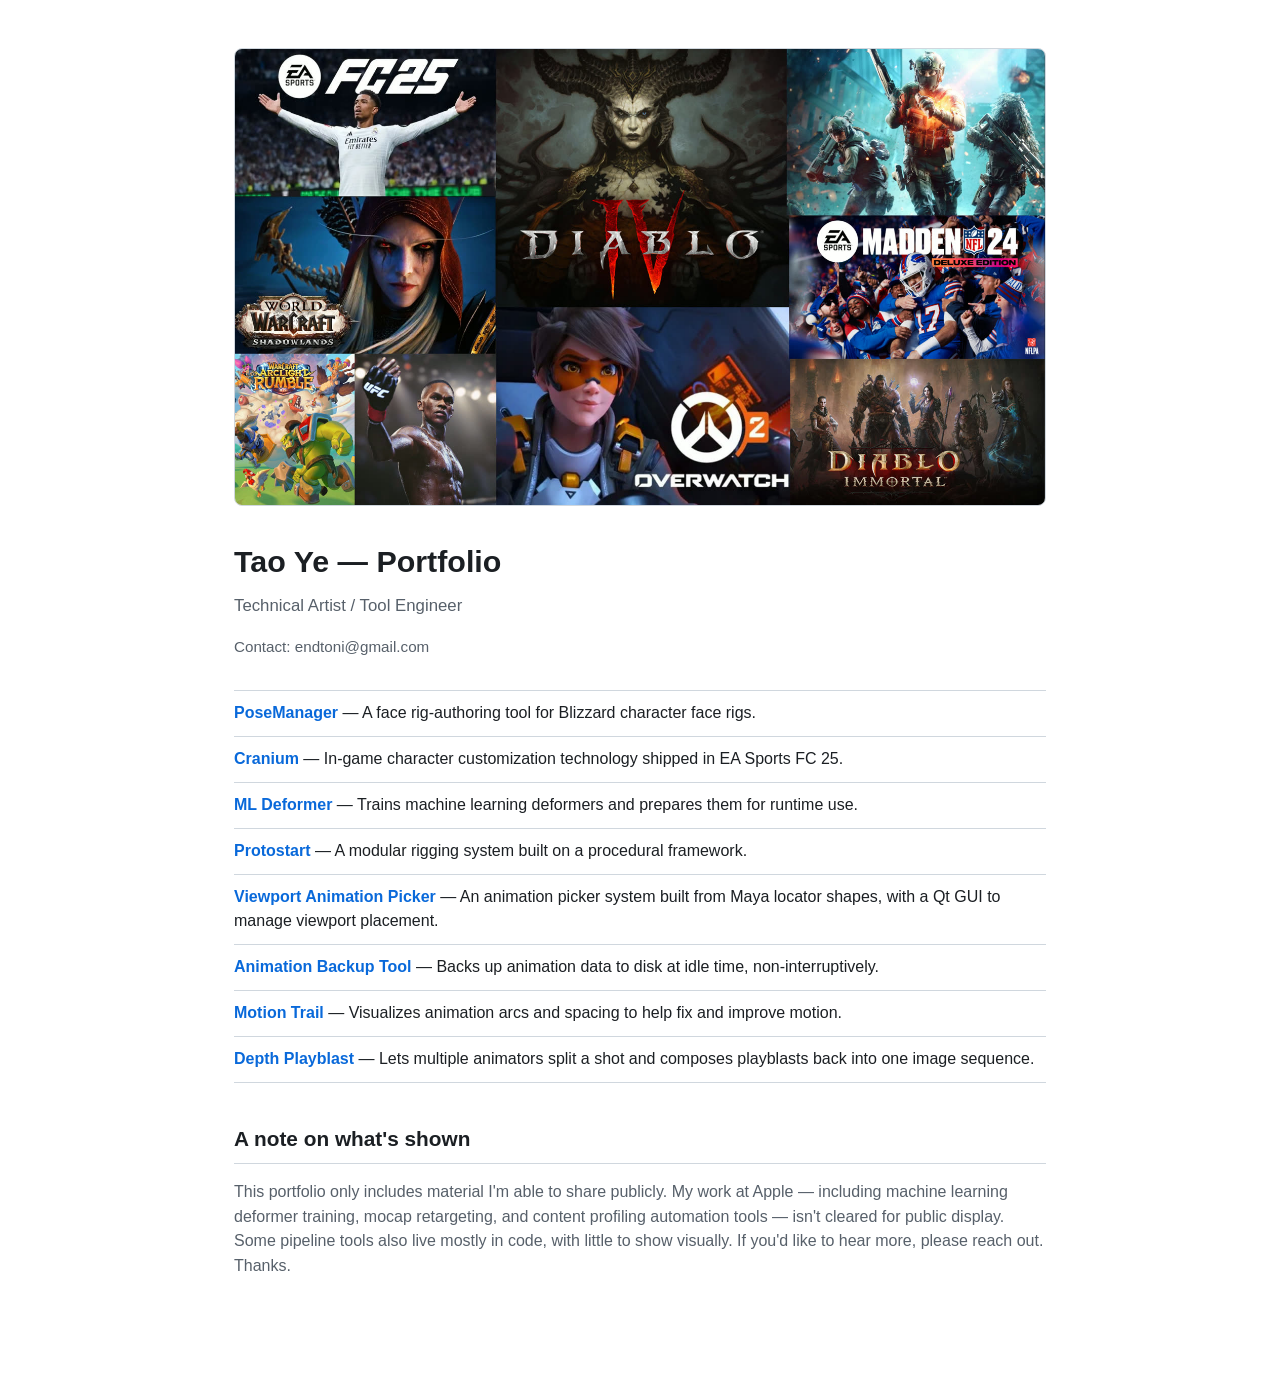
<file: index.html>
<!doctype html>
<html lang="en">
<head>
<meta charset="utf-8" />
<meta name="viewport" content="width=device-width, initial-scale=1" />
<title>Tao Ye — Portfolio</title>
<link rel="stylesheet" href="style.css" />
</head>
<body>
<div class="wrap">

  <img class="header-image" src="media/header.jpg" alt="Shipped titles: EA Sports FC 25, Diablo IV, Call of Duty, World of Warcraft, Madden NFL 24, Warcraft Arclight Rumble, UFC, Overwatch 2, Diablo Immortal" />

  <h1>Tao Ye — Portfolio</h1>
  <p class="titles">Technical Artist / Tool Engineer</p>
  <p class="contact">Contact: endtoni@gmail.com</p>

  <ul class="tool-list">
    <li><a href="PoseManager/">PoseManager</a> — A face rig-authoring tool for Blizzard character face rigs.</li>
    <li><a href="Cranium/">Cranium</a> — In-game character customization technology shipped in EA Sports FC 25.</li>
    <li><a href="MLDeformer/">ML Deformer</a> — Trains machine learning deformers and prepares them for runtime use.</li>
    <li><a href="Protostart/">Protostart</a> — A modular rigging system built on a procedural framework.</li>
    <li><a href="ViewportPicker/">Viewport Animation Picker</a> — An animation picker system built from Maya locator shapes, with a Qt GUI to manage viewport placement.</li>
    <li><a href="AnimationBackup/">Animation Backup Tool</a> — Backs up animation data to disk at idle time, non-interruptively.</li>
    <li><a href="MotionTrail/">Motion Trail</a> — Visualizes animation arcs and spacing to help fix and improve motion.</li>
    <li><a href="DepthPlayblast/">Depth Playblast</a> — Lets multiple animators split a shot and composes playblasts back into one image sequence.</li>
  </ul>

  <h2>A note on what's shown</h2>
  <p class="muted">This portfolio only includes material I'm able to share publicly. My work
  at Apple — including machine learning deformer training, mocap retargeting, and content
  profiling automation tools — isn't cleared for public display. Some pipeline tools also live
  mostly in code, with little to show visually. If you'd like to hear more, please reach out.
  Thanks.</p>
</div>
</body>
</html>
</file>
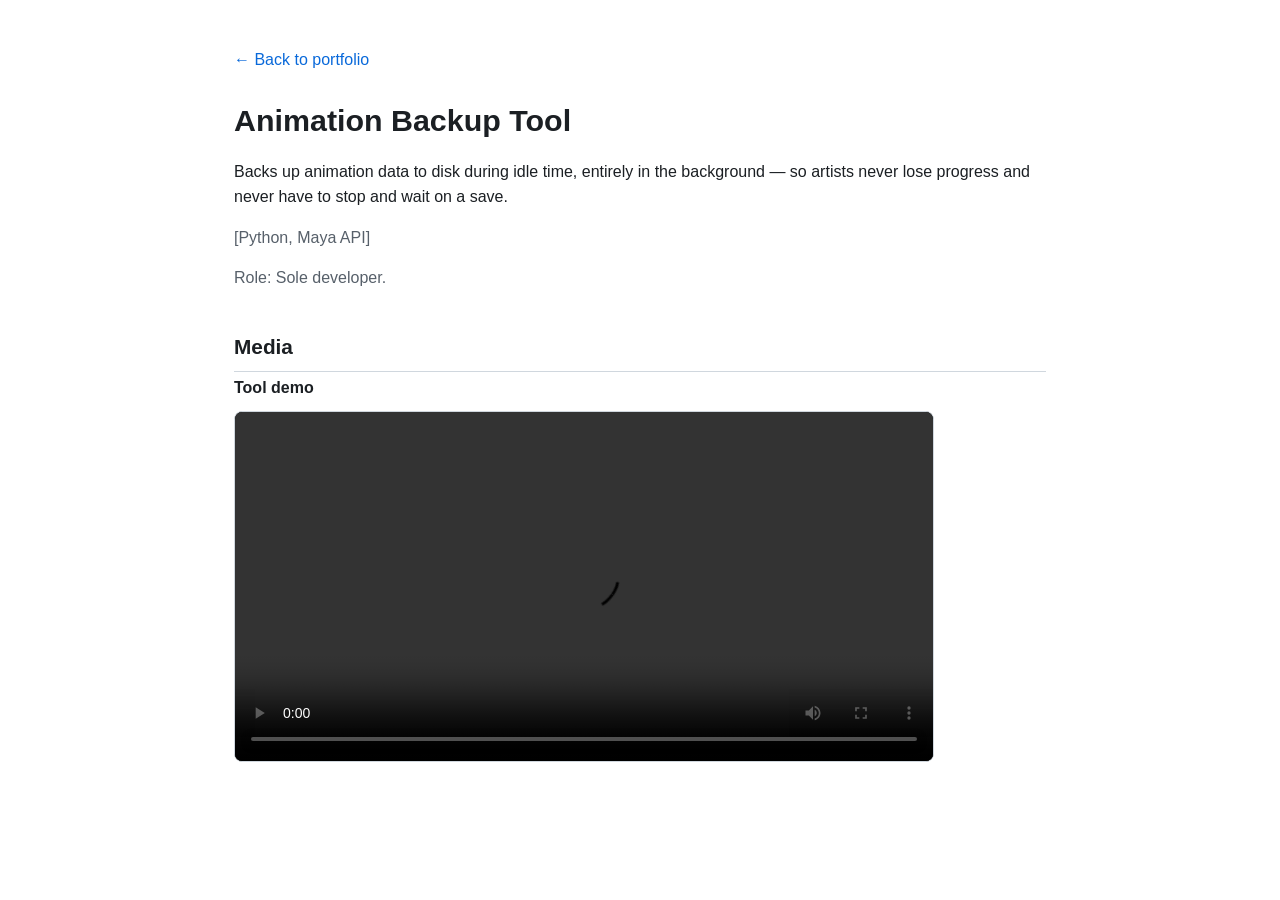
<file: AnimationBackup/index.html>
<!doctype html>
<html lang="en">
<head>
<meta charset="utf-8" />
<meta name="viewport" content="width=device-width, initial-scale=1" />
<title>Animation Backup Tool — Tao Ye</title>
<link rel="stylesheet" href="../style.css" />
</head>
<body>
<div class="wrap">

  <a class="back-link" href="../">&larr; Back to portfolio</a>

  <h1>Animation Backup Tool</h1>
  <p>Backs up animation data to disk during idle time, entirely in the background — so
  artists never lose progress and never have to stop and wait on a save.</p>
  <p class="muted">[Python, Maya API]</p>
  <p class="muted">Role: Sole developer.</p>

  <h2>Media</h2>

  <p class="caption">Tool demo</p>
  <video src="media/AnimationBackup.mp4" controls preload="metadata"></video>

</div>
</body>
</html>
</file>
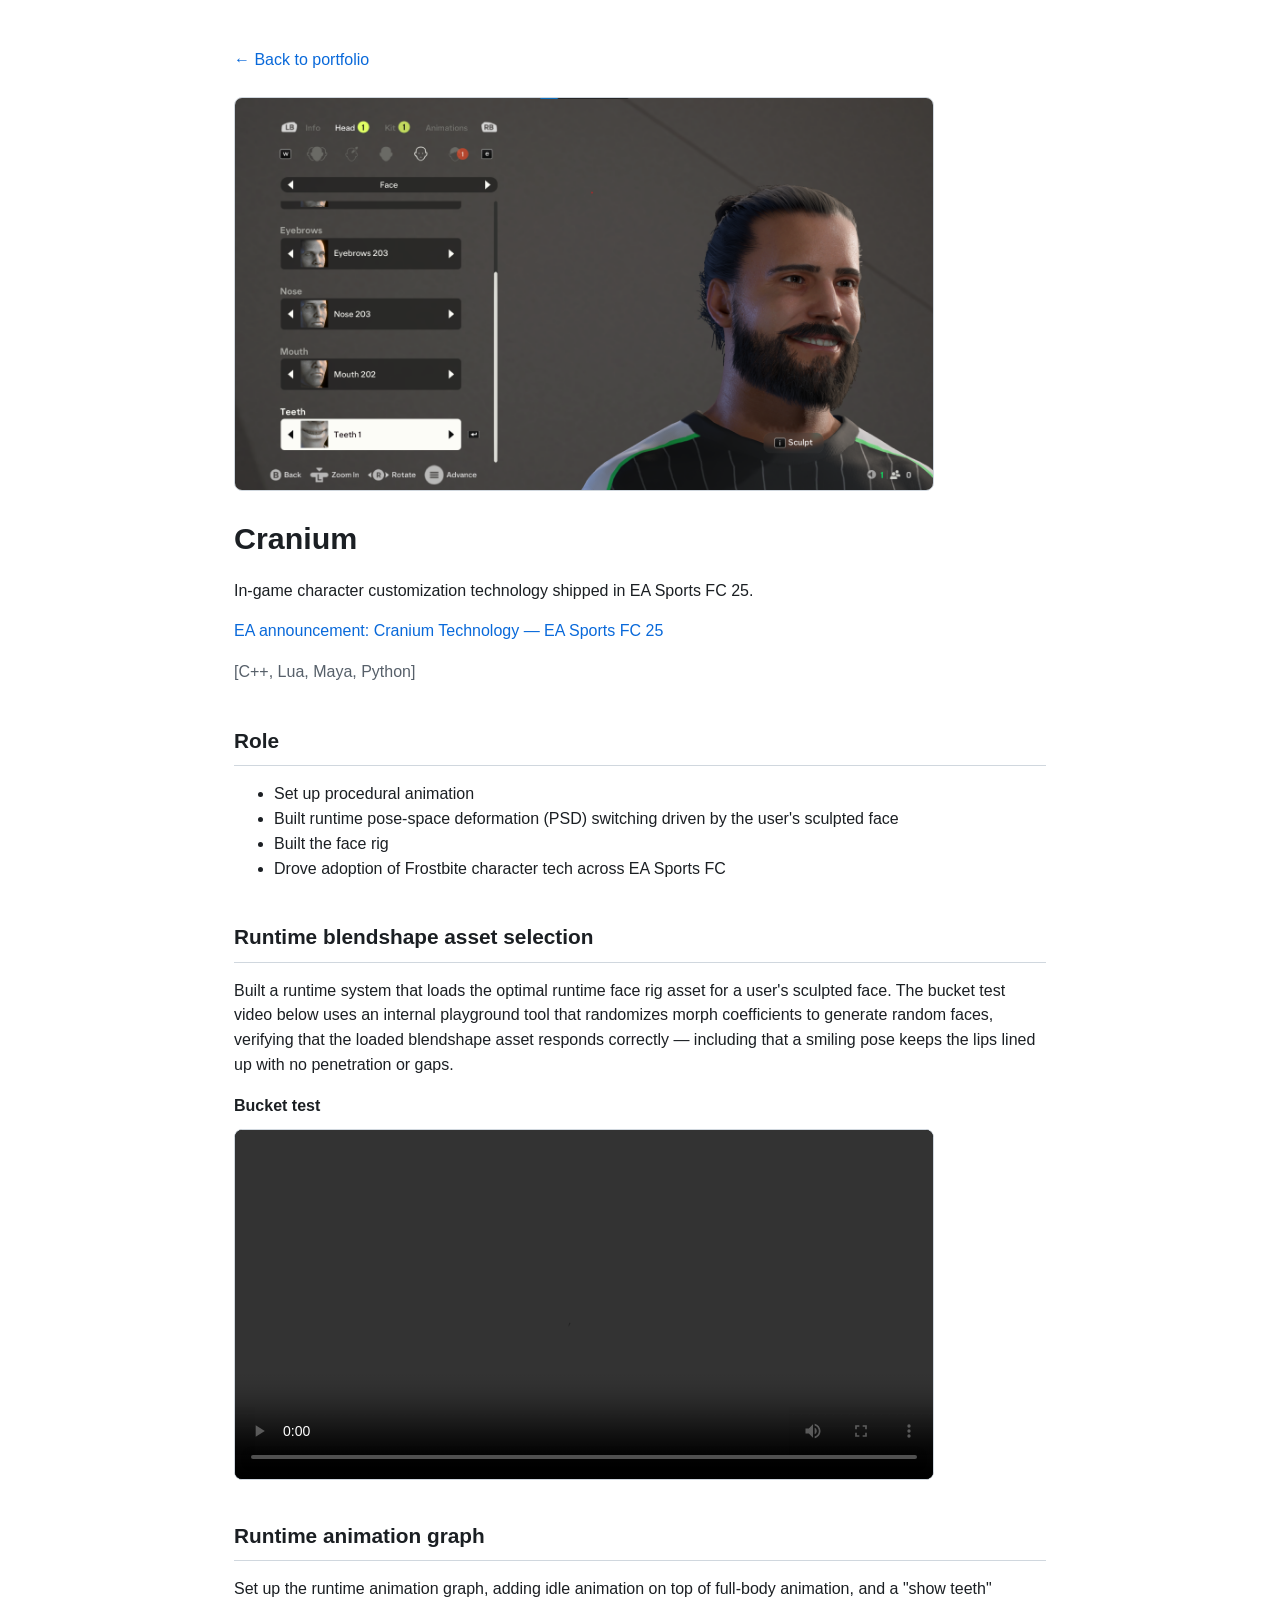
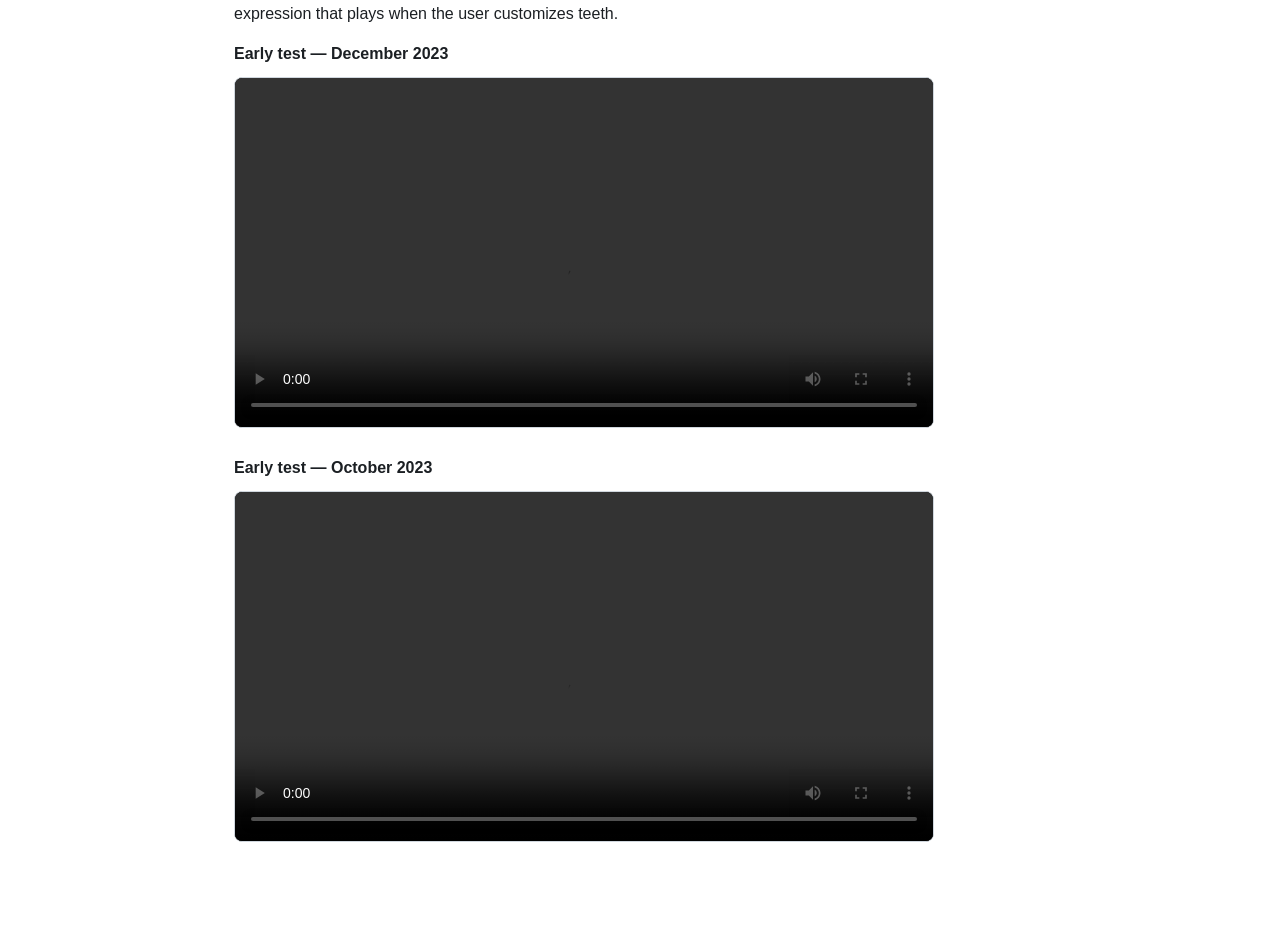
<file: Cranium/index.html>
<!doctype html>
<html lang="en">
<head>
<meta charset="utf-8" />
<meta name="viewport" content="width=device-width, initial-scale=1" />
<title>Cranium — Tao Ye</title>
<link rel="stylesheet" href="../style.css" />
</head>
<body>
<div class="wrap">

  <a class="back-link" href="../">&larr; Back to portfolio</a>

  <img class="hero" src="media/customization_ui.png" alt="EA Sports FC 25 face customization UI built on Cranium" />

  <h1>Cranium</h1>
  <p>In-game character customization technology shipped in EA Sports FC 25.</p>
  <p><a href="https://www.ea.com/amp/news/cranium-technology-ea-sports-fc-25">EA announcement: Cranium Technology — EA Sports FC 25</a></p>
  <p class="muted">[C++, Lua, Maya, Python]</p>

  <h2>Role</h2>
  <ul>
    <li>Set up procedural animation</li>
    <li>Built runtime pose-space deformation (PSD) switching driven by the user's sculpted face</li>
    <li>Built the face rig</li>
    <li>Drove adoption of Frostbite character tech across EA Sports FC</li>
  </ul>

  <h2>Runtime blendshape asset selection</h2>
  <p>Built a runtime system that loads the optimal runtime face rig asset for a user's sculpted
  face. The bucket test video below uses an internal playground tool that randomizes morph
  coefficients to generate random faces, verifying that the loaded blendshape asset responds
  correctly — including that a smiling pose keeps the lips lined up with no penetration or
  gaps.</p>

  <p class="caption">Bucket test</p>
  <video src="media/bucket_test.mp4" controls preload="metadata"></video>

  <h2>Runtime animation graph</h2>
  <p>Set up the runtime animation graph, adding idle animation on top of full-body animation,
  and a "show teeth" expression that plays when the user customizes teeth.</p>

  <p class="caption">Early test — December 2023</p>
  <video src="media/early_test_2023_Dec.mp4" controls preload="metadata"></video>

  <p class="caption">Early test — October 2023</p>
  <video src="media/early_test_2023_Oct.mp4" controls preload="metadata"></video>

</div>
</body>
</html>
</file>
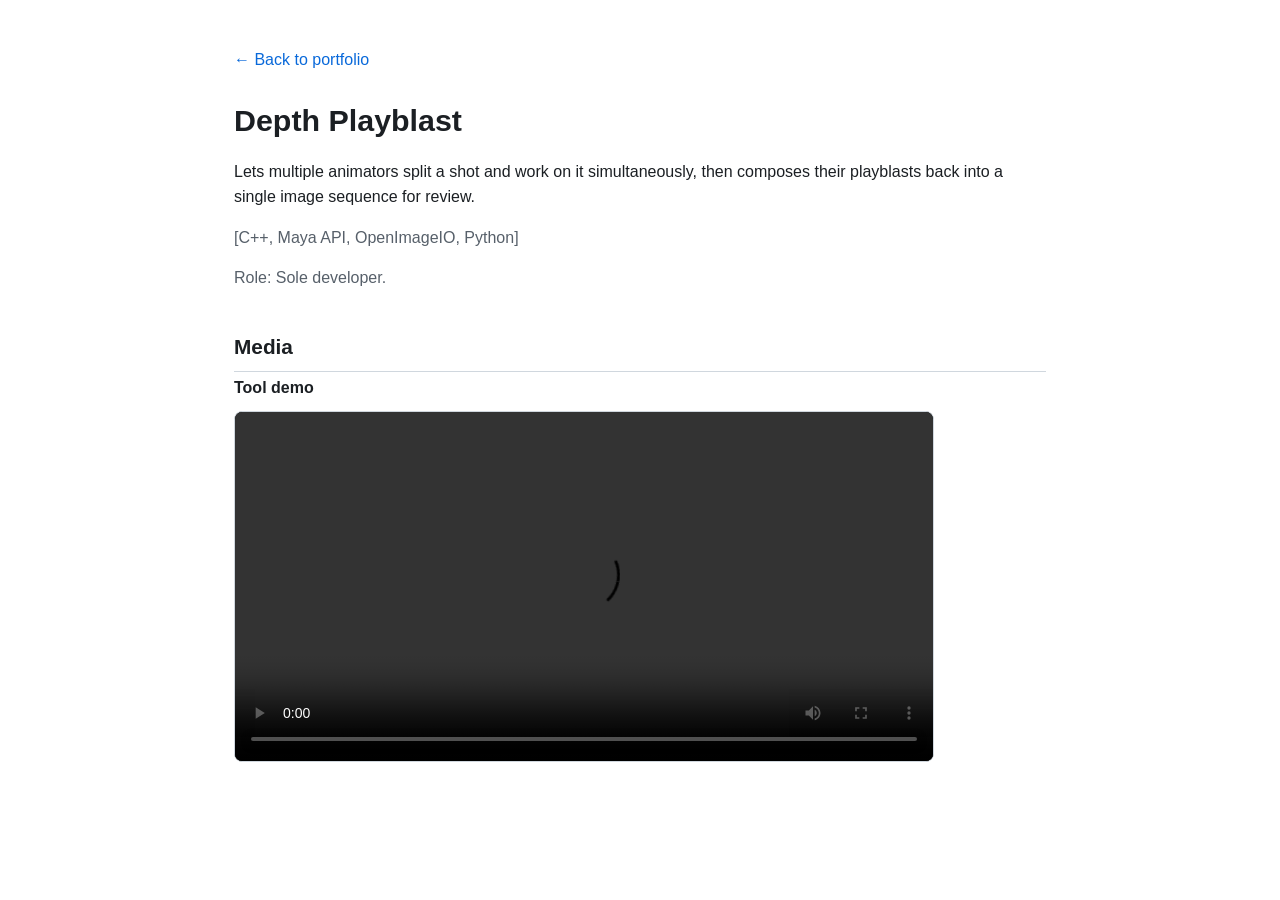
<file: DepthPlayblast/index.html>
<!doctype html>
<html lang="en">
<head>
<meta charset="utf-8" />
<meta name="viewport" content="width=device-width, initial-scale=1" />
<title>Depth Playblast — Tao Ye</title>
<link rel="stylesheet" href="../style.css" />
</head>
<body>
<div class="wrap">

  <a class="back-link" href="../">&larr; Back to portfolio</a>

  <h1>Depth Playblast</h1>
  <p>Lets multiple animators split a shot and work on it simultaneously, then composes their
  playblasts back into a single image sequence for review.</p>
  <p class="muted">[C++, Maya API, OpenImageIO, Python]</p>
  <p class="muted">Role: Sole developer.</p>

  <h2>Media</h2>

  <p class="caption">Tool demo</p>
  <video src="media/depthPlayblast.mp4" controls preload="metadata"></video>

</div>
</body>
</html>
</file>
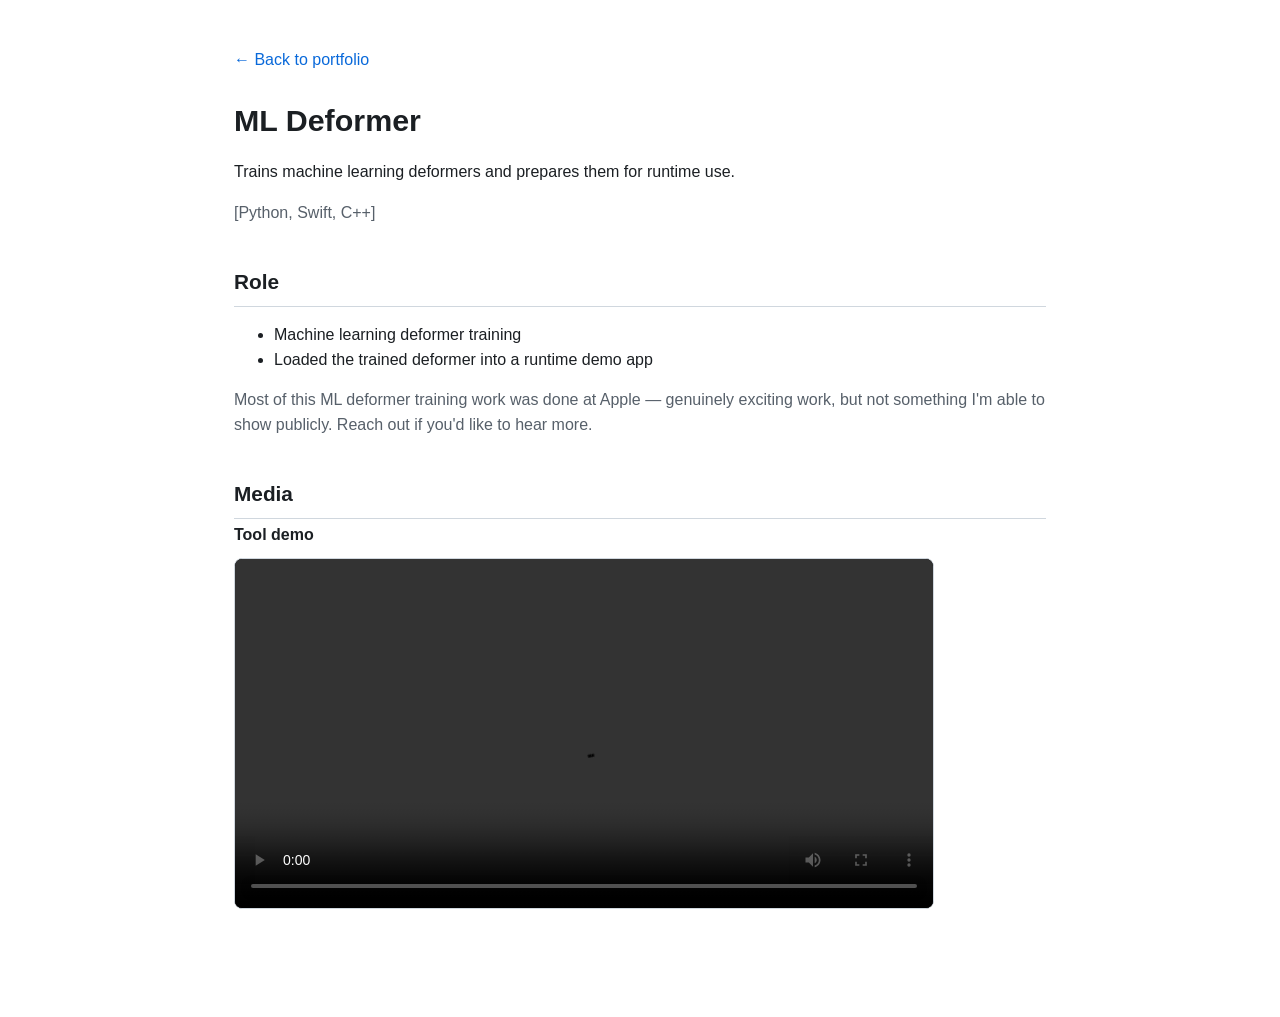
<file: MLDeformer/index.html>
<!doctype html>
<html lang="en">
<head>
<meta charset="utf-8" />
<meta name="viewport" content="width=device-width, initial-scale=1" />
<title>ML Deformer — Tao Ye</title>
<link rel="stylesheet" href="../style.css" />
</head>
<body>
<div class="wrap">

  <a class="back-link" href="../">&larr; Back to portfolio</a>

  <h1>ML Deformer</h1>
  <p>Trains machine learning deformers and prepares them for runtime use.</p>
  <p class="muted">[Python, Swift, C++]</p>

  <h2>Role</h2>
  <ul>
    <li>Machine learning deformer training</li>
    <li>Loaded the trained deformer into a runtime demo app</li>
  </ul>

  <p class="muted">Most of this ML deformer training work was done at Apple — genuinely
  exciting work, but not something I'm able to show publicly. Reach out if you'd like to hear
  more.</p>

  <h2>Media</h2>

  <p class="caption">Tool demo</p>
  <video src="media/ML_Deformer.mp4" controls preload="metadata"></video>

</div>
</body>
</html>
</file>
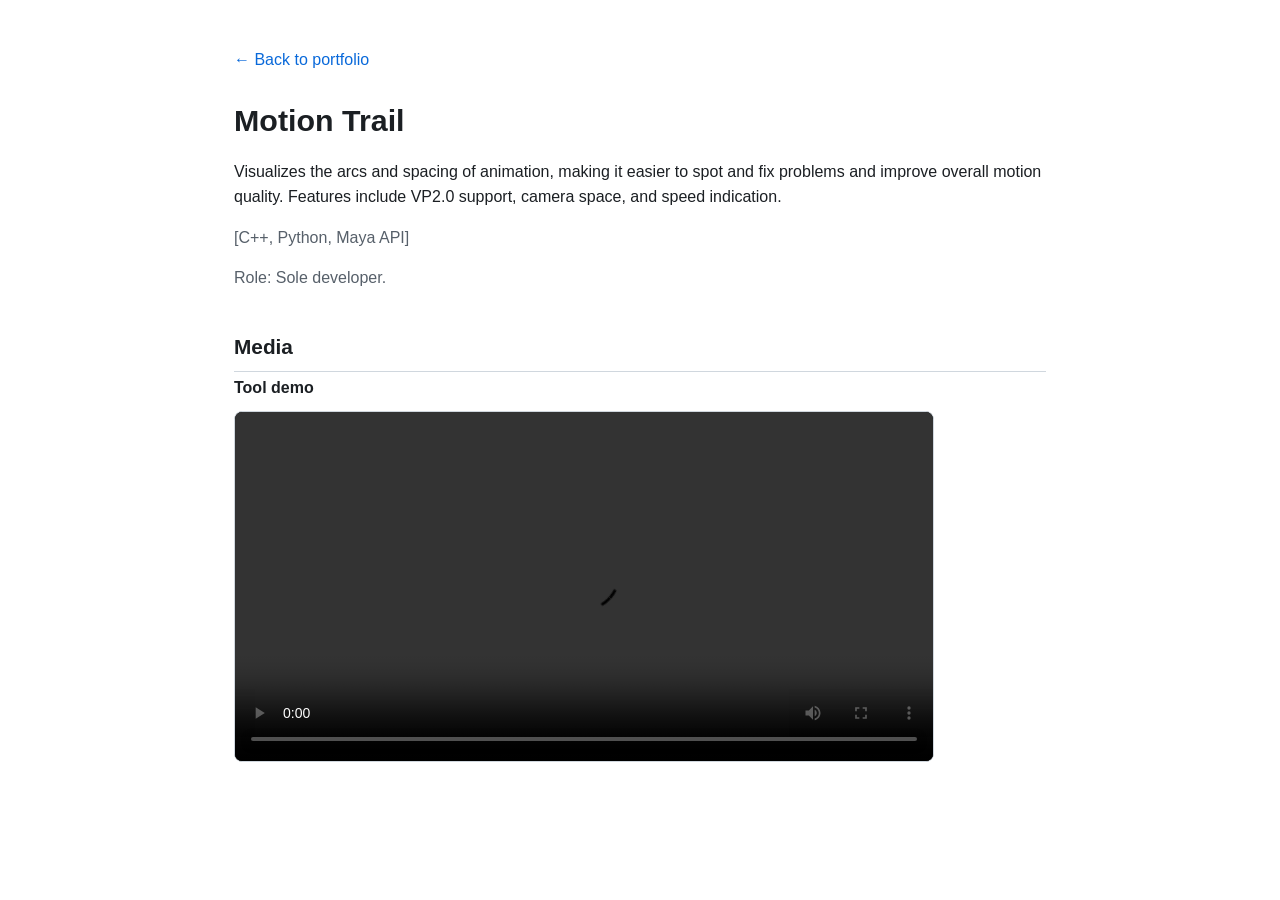
<file: MotionTrail/index.html>
<!doctype html>
<html lang="en">
<head>
<meta charset="utf-8" />
<meta name="viewport" content="width=device-width, initial-scale=1" />
<title>Motion Trail — Tao Ye</title>
<link rel="stylesheet" href="../style.css" />
</head>
<body>
<div class="wrap">

  <a class="back-link" href="../">&larr; Back to portfolio</a>

  <h1>Motion Trail</h1>
  <p>Visualizes the arcs and spacing of animation, making it easier to spot and fix problems
  and improve overall motion quality. Features include VP2.0 support, camera space, and speed
  indication.</p>
  <p class="muted">[C++, Python, Maya API]</p>
  <p class="muted">Role: Sole developer.</p>

  <h2>Media</h2>

  <p class="caption">Tool demo</p>
  <video src="media/MotionTrail.mp4" controls preload="metadata"></video>

</div>
</body>
</html>
</file>
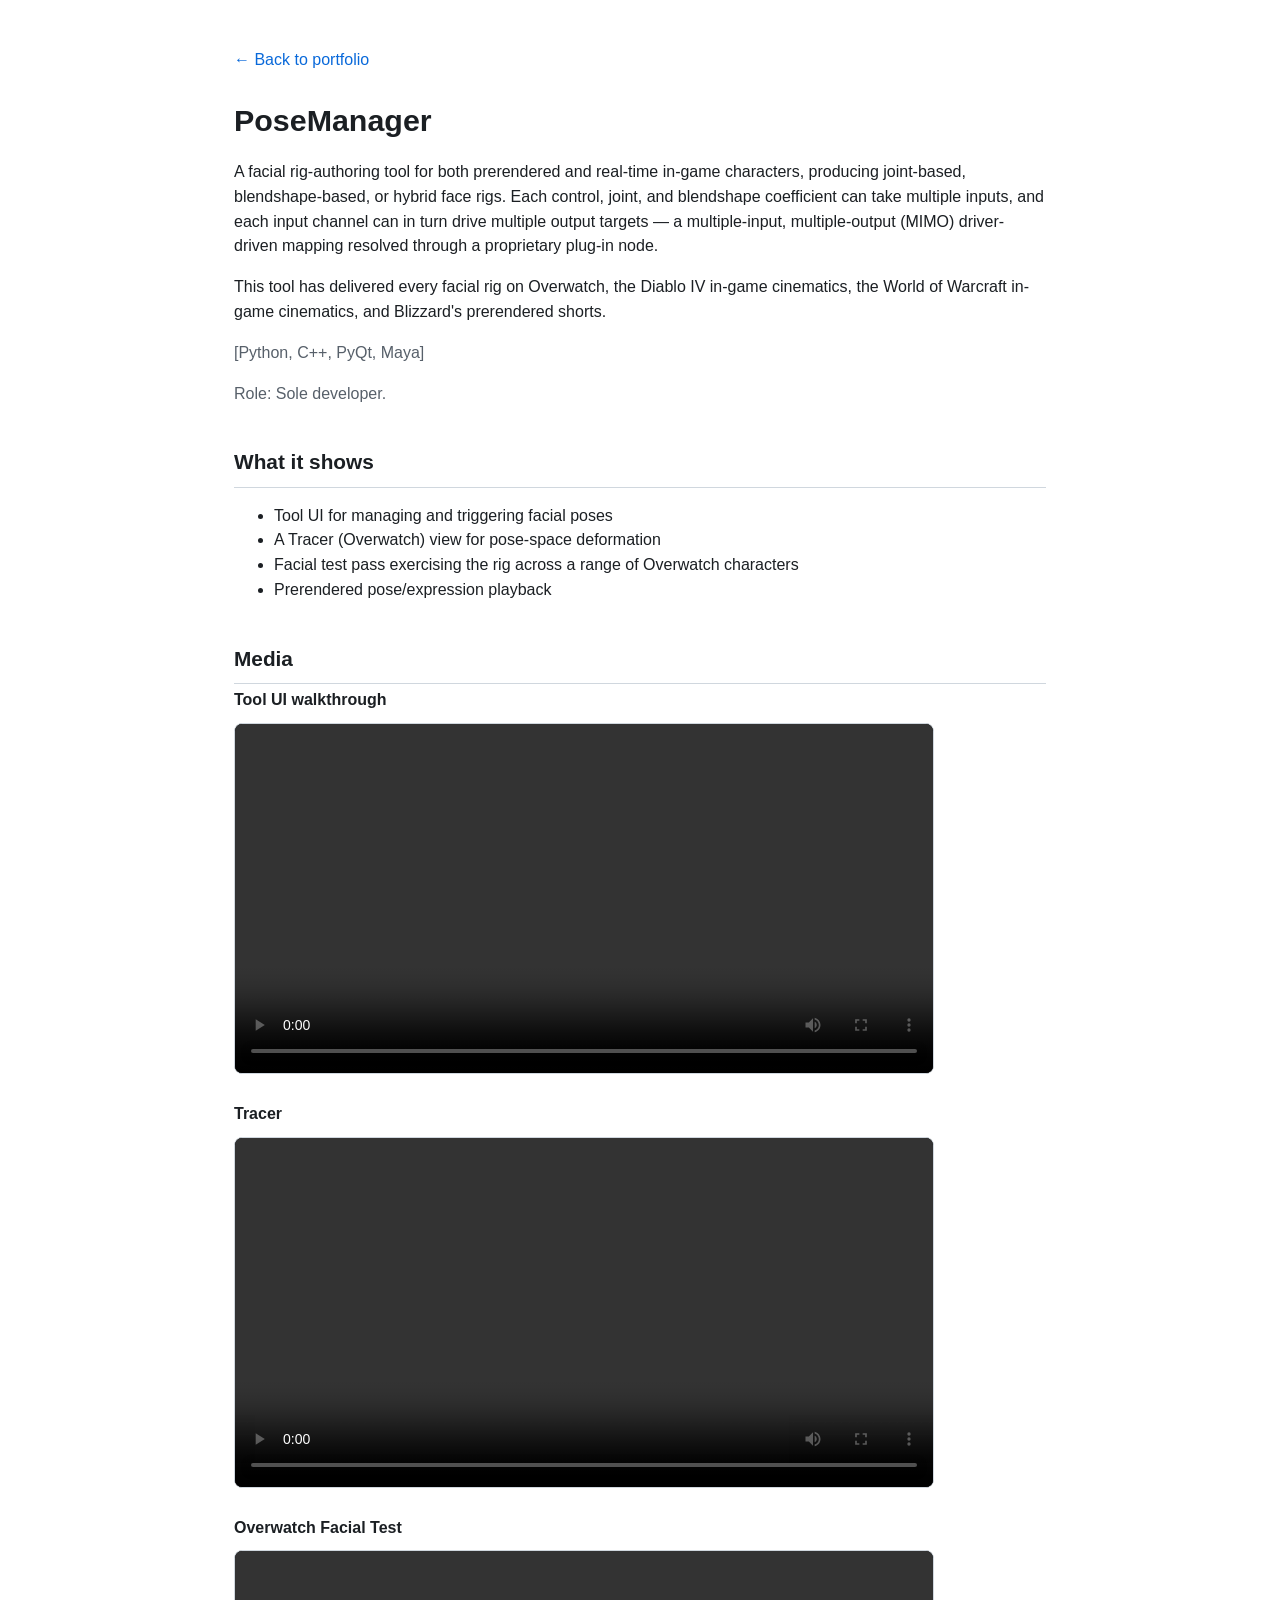
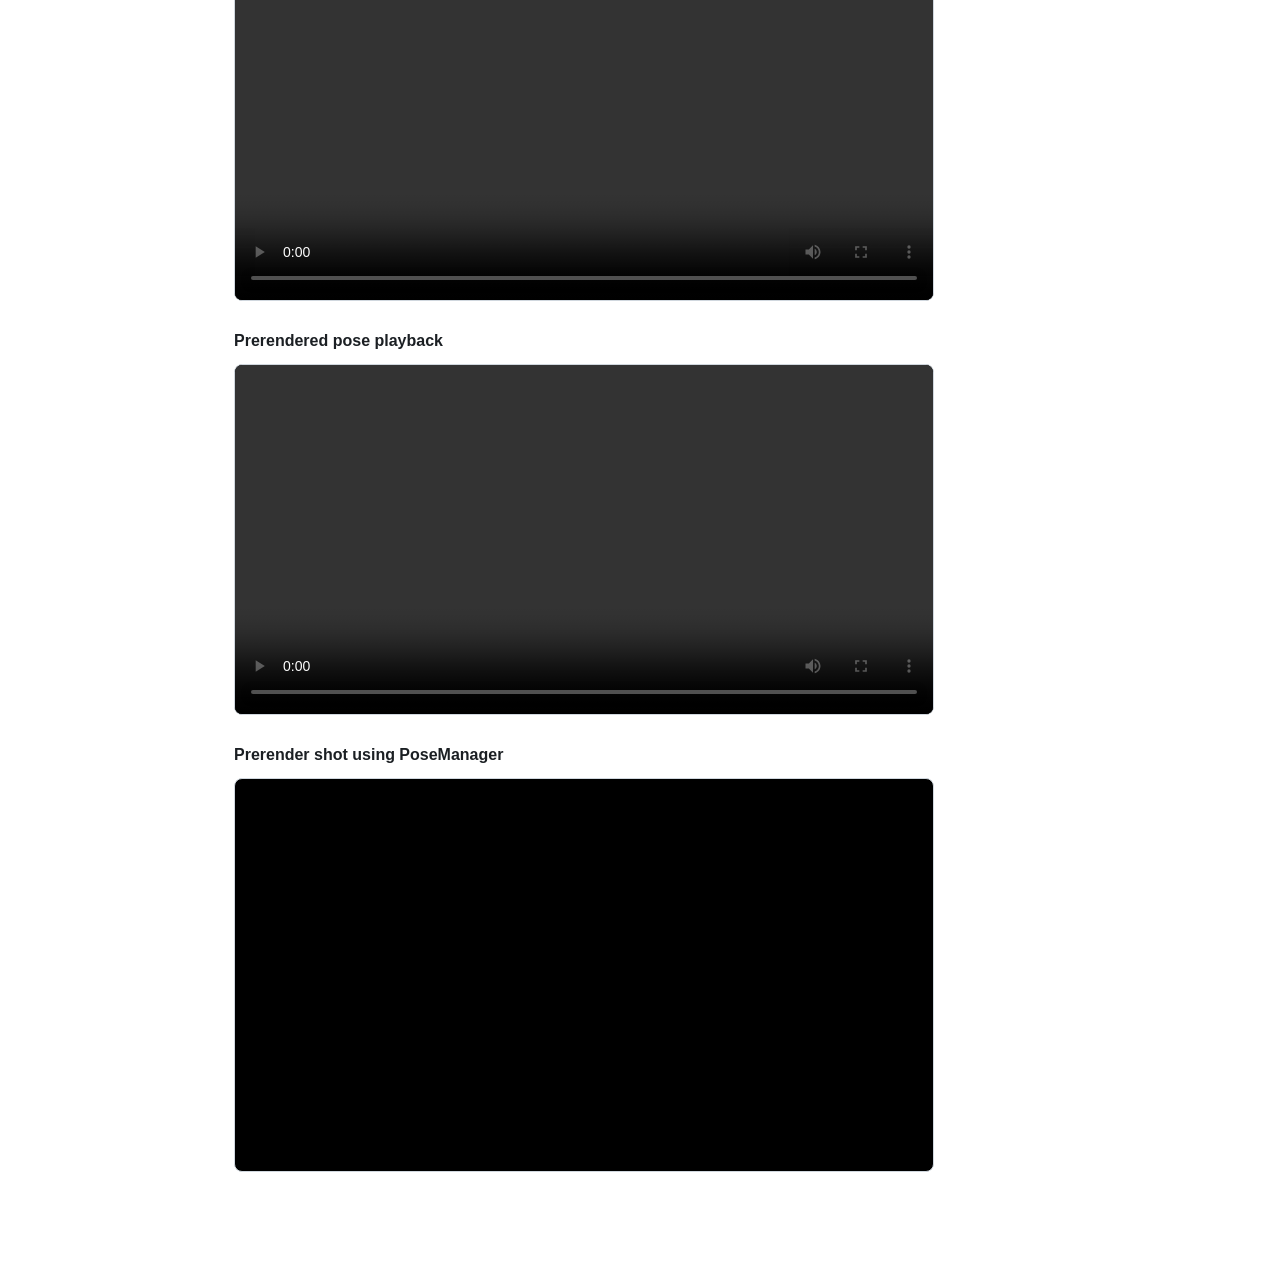
<file: PoseManager/index.html>
<!doctype html>
<html lang="en">
<head>
<meta charset="utf-8" />
<meta name="viewport" content="width=device-width, initial-scale=1" />
<title>PoseManager — Tao Ye</title>
<link rel="stylesheet" href="../style.css" />
</head>
<body>
<div class="wrap">

  <a class="back-link" href="../">&larr; Back to portfolio</a>

  <h1>PoseManager</h1>
  <p>A facial rig-authoring tool for both prerendered and real-time in-game characters,
  producing joint-based, blendshape-based, or hybrid face rigs. Each control, joint, and
  blendshape coefficient can take multiple inputs, and each input channel can in turn drive
  multiple output targets — a multiple-input, multiple-output (MIMO) driver-driven mapping
  resolved through a proprietary plug-in node.</p>
  <p>This tool has delivered every facial rig on Overwatch, the Diablo IV in-game cinematics,
  the World of Warcraft in-game cinematics, and Blizzard's prerendered shorts.</p>
  <p class="muted">[Python, C++, PyQt, Maya]</p>
  <p class="muted">Role: Sole developer.</p>

  <h2>What it shows</h2>
  <ul>
    <li>Tool UI for managing and triggering facial poses</li>
    <li>A Tracer (Overwatch) view for pose-space deformation</li>
    <li>Facial test pass exercising the rig across a range of Overwatch characters</li>
    <li>Prerendered pose/expression playback</li>
  </ul>

  <h2>Media</h2>

  <p class="caption">Tool UI walkthrough</p>
  <video src="media/tool_UI.mp4" controls preload="metadata"></video>

  <p class="caption">Tracer</p>
  <video src="media/tracer_test.mp4" controls preload="metadata"></video>

  <p class="caption">Overwatch Facial Test</p>
  <video src="media/more_face_test.mp4" controls preload="metadata"></video>

  <p class="caption">Prerendered pose playback</p>
  <video src="media/prerender_face.mp4" controls preload="metadata"></video>

  <p class="caption">Prerender shot using PoseManager</p>
  <div class="embed-responsive">
    <iframe src="https://www.youtube.com/embed/9bRWIdOMfro" title="Prerender shot using PoseManager" allow="accelerometer; autoplay; clipboard-write; encrypted-media; gyroscope; picture-in-picture; web-share" allowfullscreen></iframe>
  </div>

</div>
</body>
</html>
</file>
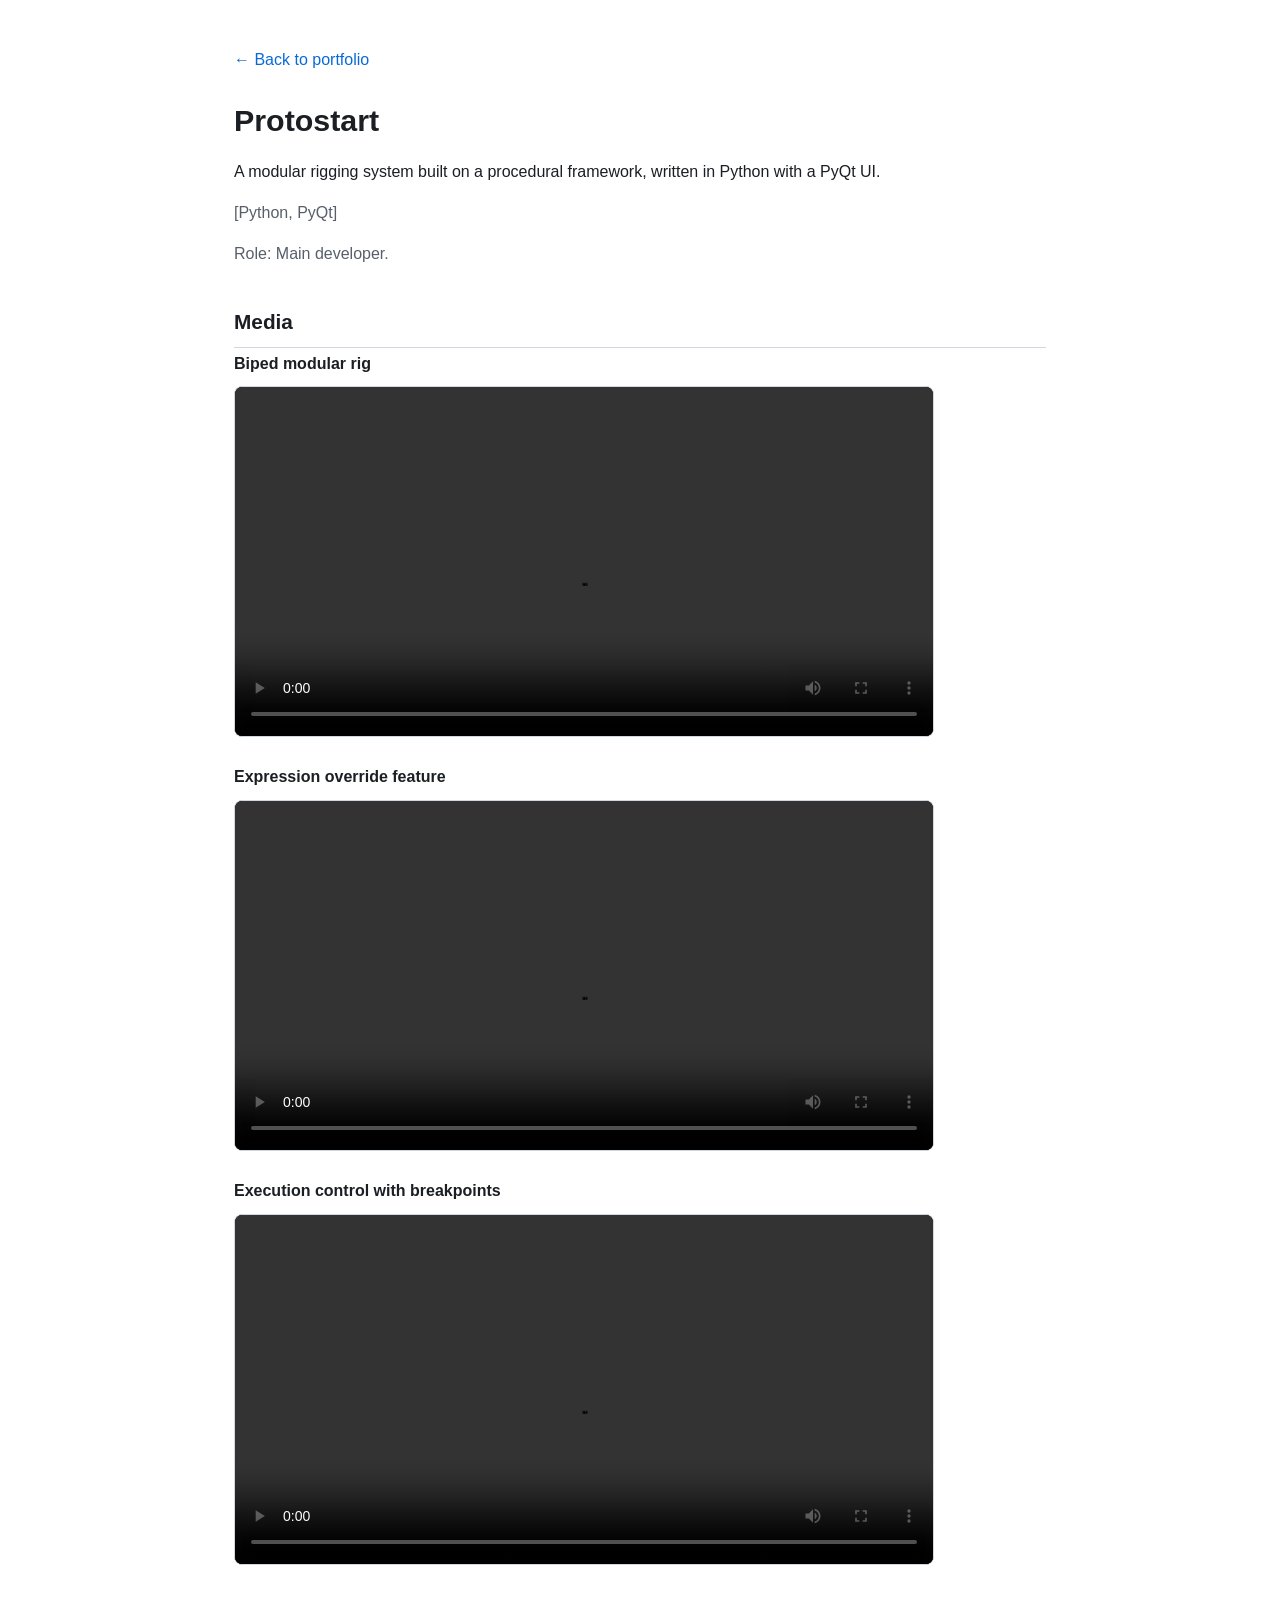
<file: Protostart/index.html>
<!doctype html>
<html lang="en">
<head>
<meta charset="utf-8" />
<meta name="viewport" content="width=device-width, initial-scale=1" />
<title>Protostart — Tao Ye</title>
<link rel="stylesheet" href="../style.css" />
</head>
<body>
<div class="wrap">

  <a class="back-link" href="../">&larr; Back to portfolio</a>

  <h1>Protostart</h1>
  <p>A modular rigging system built on a procedural framework, written in Python with a PyQt
  UI.</p>
  <p class="muted">[Python, PyQt]</p>
  <p class="muted">Role: Main developer.</p>

  <h2>Media</h2>

  <p class="caption">Biped modular rig</p>
  <video src="media/biped_modular_rig.mp4" controls preload="metadata"></video>

  <p class="caption">Expression override feature</p>
  <video src="media/expression_override.mp4" controls preload="metadata"></video>

  <p class="caption">Execution control with breakpoints</p>
  <video src="media/execution_process_control.mp4" controls preload="metadata"></video>

</div>
</body>
</html>
</file>
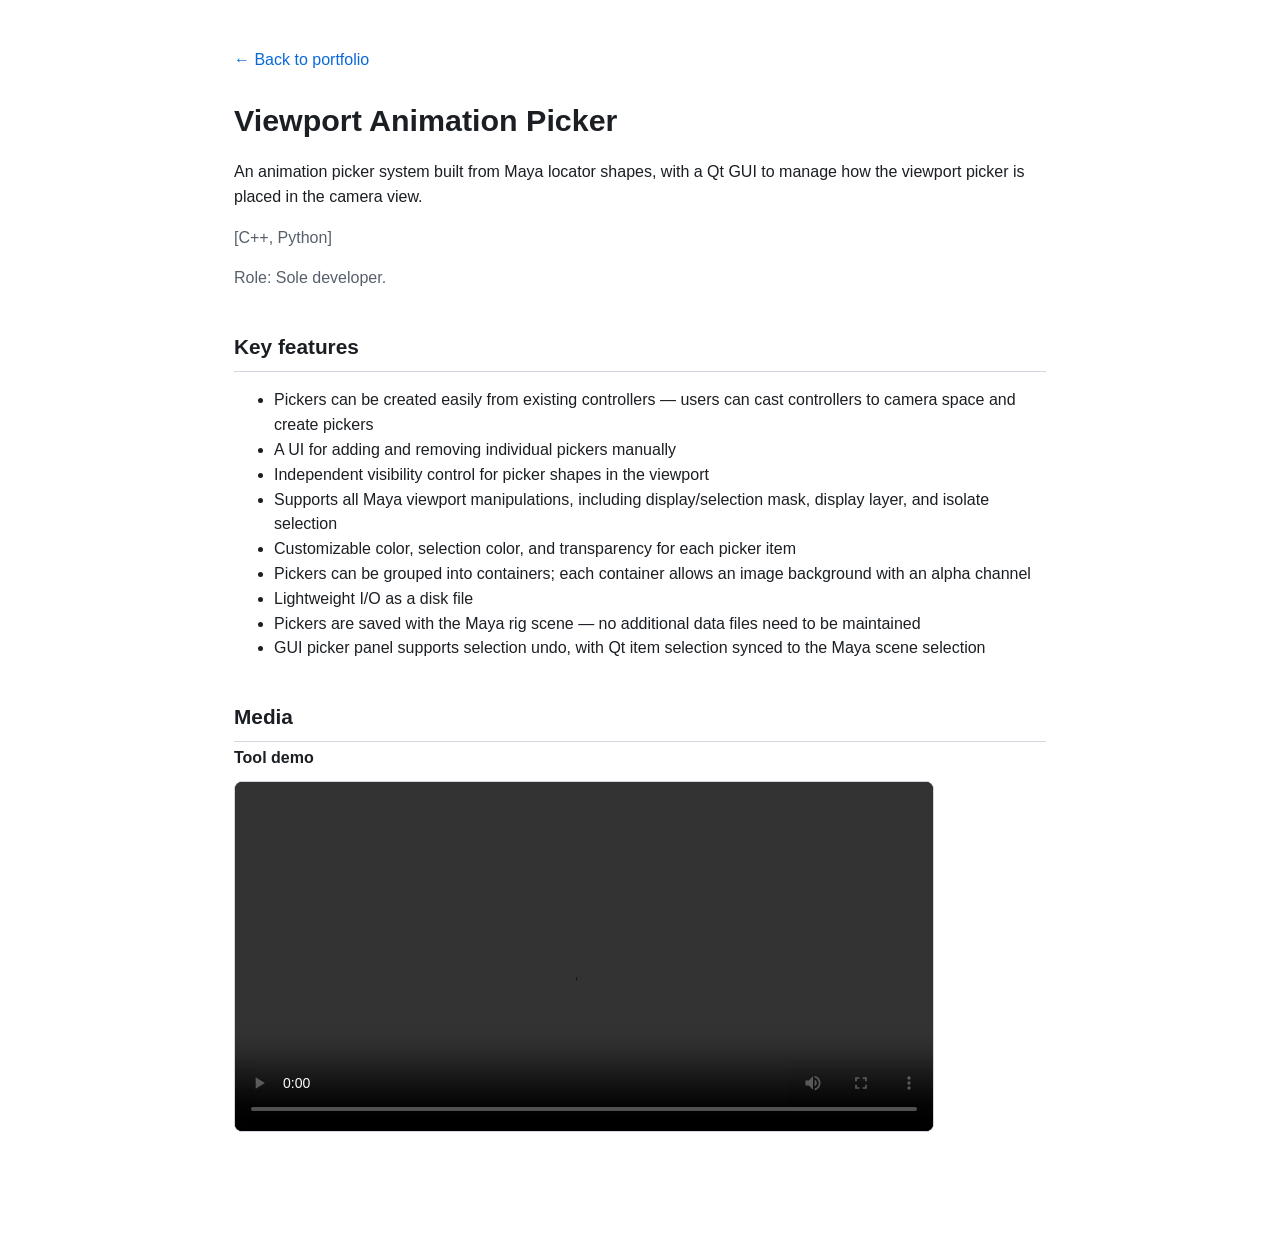
<file: ViewportPicker/index.html>
<!doctype html>
<html lang="en">
<head>
<meta charset="utf-8" />
<meta name="viewport" content="width=device-width, initial-scale=1" />
<title>Viewport Animation Picker — Tao Ye</title>
<link rel="stylesheet" href="../style.css" />
</head>
<body>
<div class="wrap">

  <a class="back-link" href="../">&larr; Back to portfolio</a>

  <h1>Viewport Animation Picker</h1>
  <p>An animation picker system built from Maya locator shapes, with a Qt GUI to manage how
  the viewport picker is placed in the camera view.</p>
  <p class="muted">[C++, Python]</p>
  <p class="muted">Role: Sole developer.</p>

  <h2>Key features</h2>
  <ul>
    <li>Pickers can be created easily from existing controllers — users can cast controllers to camera space and create pickers</li>
    <li>A UI for adding and removing individual pickers manually</li>
    <li>Independent visibility control for picker shapes in the viewport</li>
    <li>Supports all Maya viewport manipulations, including display/selection mask, display layer, and isolate selection</li>
    <li>Customizable color, selection color, and transparency for each picker item</li>
    <li>Pickers can be grouped into containers; each container allows an image background with an alpha channel</li>
    <li>Lightweight I/O as a disk file</li>
    <li>Pickers are saved with the Maya rig scene — no additional data files need to be maintained</li>
    <li>GUI picker panel supports selection undo, with Qt item selection synced to the Maya scene selection</li>
  </ul>

  <h2>Media</h2>

  <p class="caption">Tool demo</p>
  <video src="media/ViewportPicker.mp4" controls preload="metadata"></video>

</div>
</body>
</html>
</file>
<file: style.css>
:root {
  color-scheme: light dark;
  --bg: #ffffff;
  --fg: #1b1f23;
  --muted: #57606a;
  --border: #d0d7de;
  --link: #0969da;
}

@media (prefers-color-scheme: dark) {
  :root {
    --bg: #0d1117;
    --fg: #e6edf3;
    --muted: #9198a1;
    --border: #30363d;
    --link: #4493f8;
  }
}

* { box-sizing: border-box; }

body {
  margin: 0;
  background: var(--bg);
  color: var(--fg);
  font-family: -apple-system, BlinkMacSystemFont, "Segoe UI", Helvetica, Arial, sans-serif;
  line-height: 1.55;
}

.wrap {
  max-width: 860px;
  margin: 0 auto;
  padding: 48px 24px 80px;
}

h1 { font-size: 1.9rem; margin: 0 0 8px; }
h2 { font-size: 1.3rem; margin: 40px 0 4px; border-bottom: 1px solid var(--border); padding-bottom: 8px; }

p { color: var(--fg); }
.muted { color: var(--muted); }

a { color: var(--link); text-decoration: none; }
a:hover { text-decoration: underline; }

.titles { color: var(--muted); font-size: 1.05rem; margin: 0 0 16px; }

.contact { color: var(--muted); font-size: 0.95rem; margin-top: 4px; }

.tool-list {
  list-style: none;
  margin: 32px 0;
  padding: 0;
}

.tool-list li {
  padding: 10px 0;
  border-bottom: 1px solid var(--border);
}

.tool-list li:first-child { border-top: 1px solid var(--border); }

.tool-list a { font-weight: 600; }

video {
  width: 100%;
  max-width: 700px;
  border-radius: 8px;
  border: 1px solid var(--border);
  display: block;
  margin: 10px 0 28px;
  background: #000;
}

.caption { font-weight: 600; margin: 0 0 4px; }

.back-link { display: inline-block; margin-bottom: 24px; }

.header-image {
  width: 100%;
  border-radius: 8px;
  border: 1px solid var(--border);
  display: block;
  margin: 0 0 32px;
}

.hero {
  width: 100%;
  max-width: 700px;
  border-radius: 8px;
  border: 1px solid var(--border);
  display: block;
  margin: 0 0 24px;
}

.embed-responsive {
  position: relative;
  width: 100%;
  max-width: 700px;
  aspect-ratio: 16 / 9;
  border-radius: 8px;
  overflow: hidden;
  border: 1px solid var(--border);
  margin: 10px 0 28px;
  background: #000;
}

.embed-responsive iframe {
  position: absolute;
  inset: 0;
  width: 100%;
  height: 100%;
  border: 0;
}
</file>
